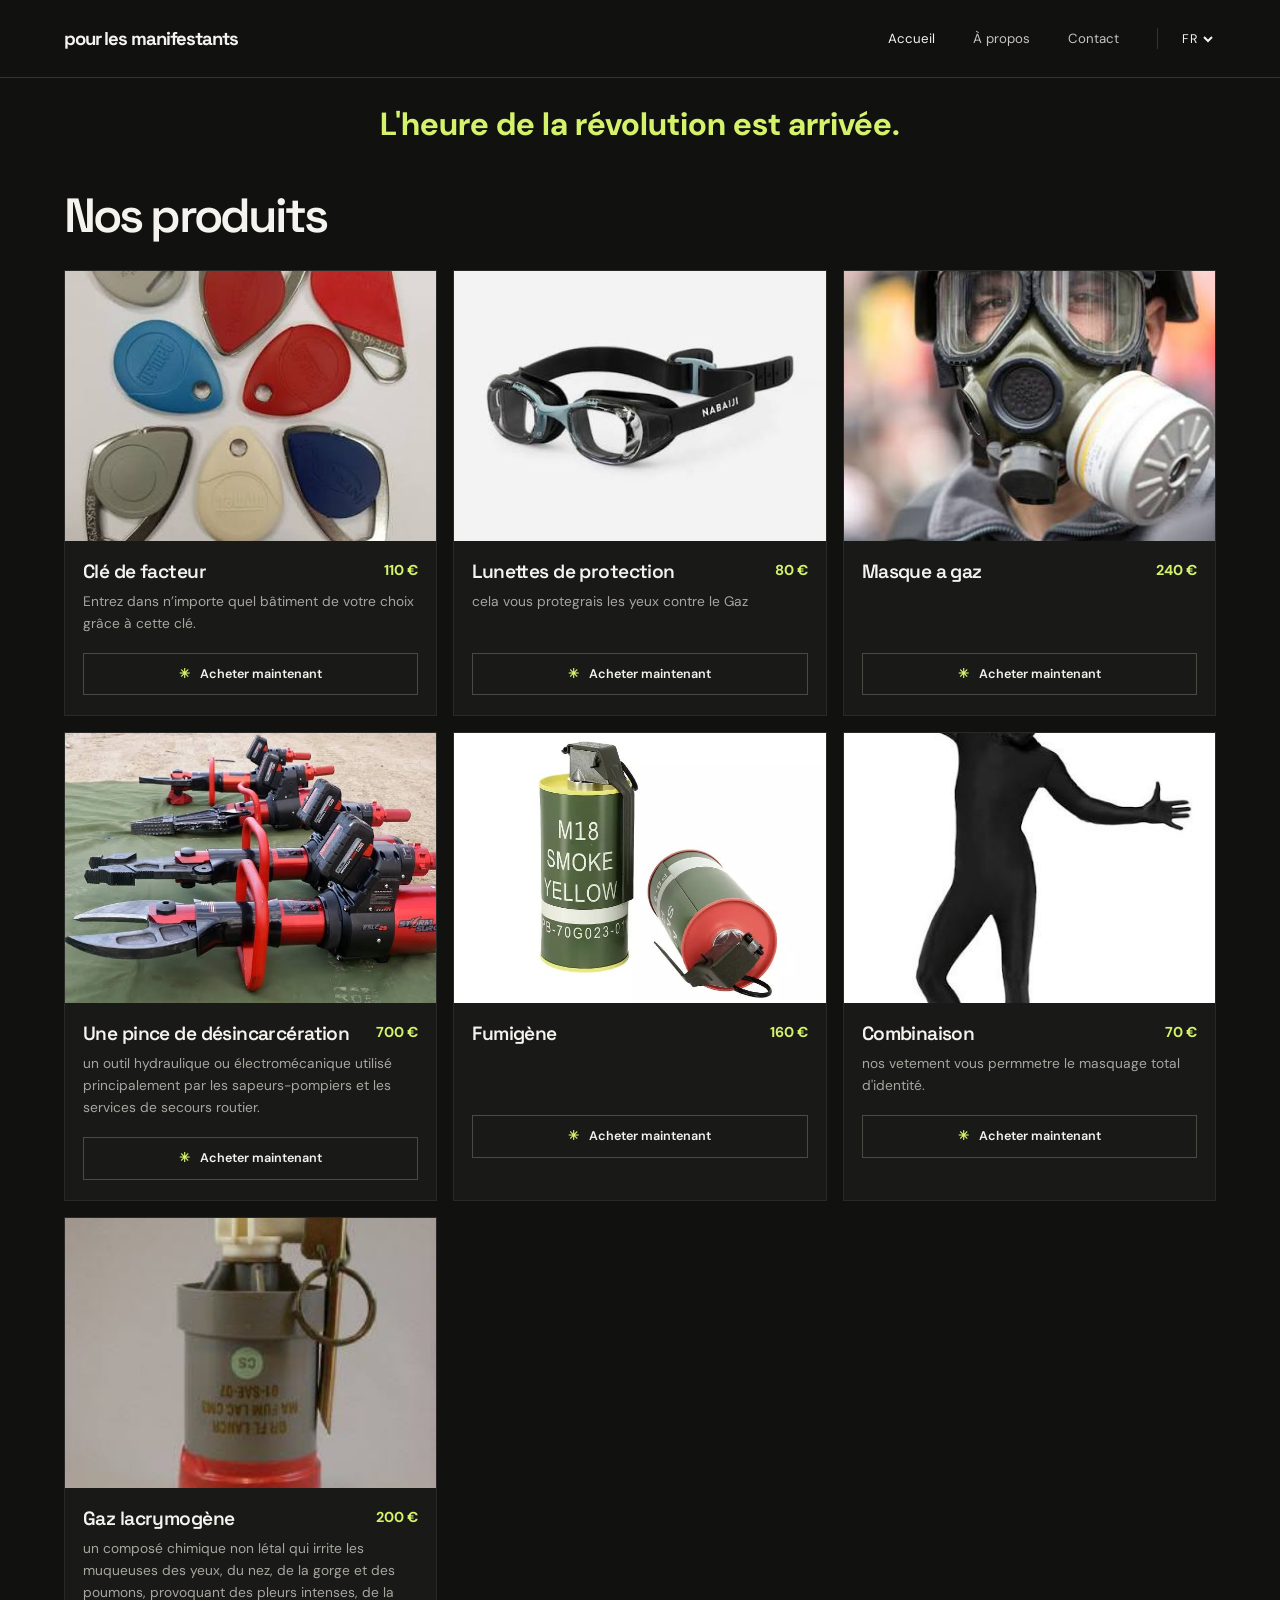
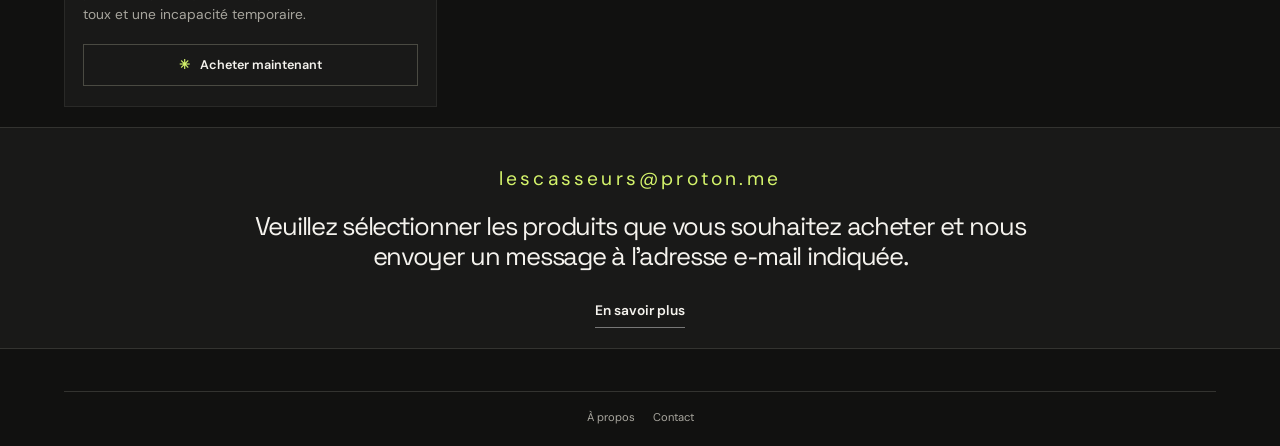
<file: index.html>
<!doctype html>
<html lang="fr">

<head>
  <meta charset="utf-8">
  <meta name="viewport" content="width=device-width, initial-scale=1">
  <meta name="theme-color" content="#111110">
  <meta name="description" content="Les Gauchistes — une collection de matériel de protestation.">
  <link rel="stylesheet" href="styles.css">
  <link rel="preconnect" href="dev_images/">
  <link rel="preload" as="image" href="dev_images/access_key.jpg">
  <link rel="preload" as="image" href="dev_images/glasses.jpg">
  <link rel="preload" as="image" href="dev_images/mask.jpg">
  <link rel="preload" as="image" href="dev_images/rescue_spears.jpg">
  <link rel=" preload" as="image" href="dev_images/smoke_gr.jpg">
  <link rel="preload" as="image" href="dev_images/suit.jpg">
  <link rel="preload" as="image" href="dev_images/tear_gas.jpg">
  <script src="app.js" defer></script>
  <title>Les Casseurs — Accueil</title>
</head>

<body data-page="home">
  <header class="site-header"><a class="brand" data-i18n="siteName" href="index.html">pour les manifestants</a>
    <nav class="nav" aria-label="Navigation principale"><a class="active" href="index.html"
        data-i18n="navHome">Accueil</a><a href="about.html" data-i18n="navAbout">À propos</a><a href="contact.html"
        data-i18n="navContact">Contact</a><label class="language"><span class="sr-only"
          data-i18n="languageLabel">Langue</span><select id="language-select" aria-label="Language">
          <option value="fr">FR</option>
          <option value="en">EN</option>
          <option value="pl">PL</option>
          <option value="es">ES</option>
          <option value="pt">PT</option>
        </select></label></nav>
  </header>
  <main>
    <div class="headingContainer">
      <h1 data-i18n="siteTagLine">L'heure de la révolution est arrivée</h1>
    </div>
    <section class="section-wrap" id="collection">
      <div class="section-heading">
        <div>
          <h2 data-i18n="collectionTitle">La collection</h2>
        </div>
      </div>
      <div class="product-grid" id="product-grid"></div>
    </section>
    <section class="manifesto">
      <p><a id="contactEmail" href="mailto:lescasseurs@proton.me">lescasseurs@proton.me</a></p>
      <p data-i18n="footerCopy"></p><a href="about.html" class="text-link" data-i18n="learnMore">En savoir plus
        <span>↗</span></a>
    </section>
  </main>
  <footer class="site-footer">

    <div class="footer-bottom">
      <div><a href="about.html" data-i18n="navAbout">À propos</a><a href="contact.html"
          data-i18n="navContact">Contact</a></div>
    </div>
  </footer>
</body>

</html>
</file>
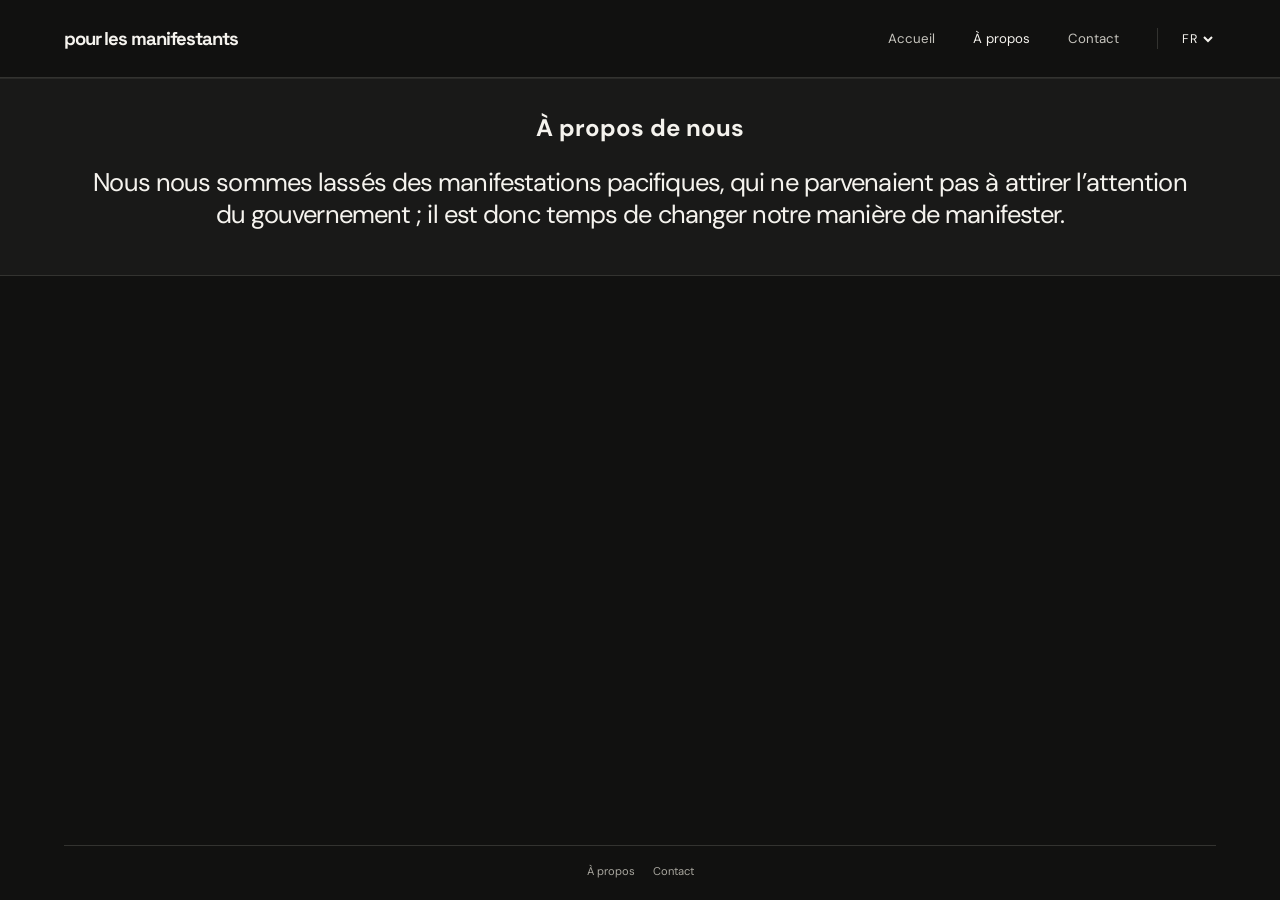
<file: about.html>
<!doctype html>
<html lang="fr">

<head>
    <meta charset="utf-8">
    <meta name="viewport" content="width=device-width, initial-scale=1">
    <meta name="theme-color" content="#111110">
    <link rel="stylesheet" href="styles.css">
    <script src="app.js" defer></script>
    <title>Les Casseurs - À propos</title>
</head>

<body data-page="about">
    <header class="site-header"><a class="brand" data-i18n="siteName" href="index.html">pour les manifestants</a>
        <nav class="nav" aria-label="Navigation principale"><a href="index.html" data-i18n="navHome">Accueil</a><a
                class="active" href="about.html" data-i18n="navAbout">À propos</a><a href="contact.html"
                data-i18n="navContact">Contact</a><label class="language"><span class="sr-only"
                    data-i18n="languageLabel">Langue</span><select id="language-select" aria-label="Language">
                    <option value="fr">FR</option>
                    <option value="en">EN</option>
                    <option value="pl">PL</option>
                    <option value="es">ES</option>
                    <option value="pt">PT</option>
                </select></label></nav>
    </header>
    <main class="about-screen">
        <section class="about-feature" aria-labelledby="aboutHeading">
            <h1 data-i18n="aboutTitle" id="aboutHeading">À propos de nous</h1>

            <p class="about-message" data-i18n="aboutBody">Nous nous sommes lassés des manifestations pacifiques, qui ne
                parvenaient pas à attirer l’attention du gouvernement ; il est donc temps de changer notre manière de
                manifester.</p>
        </section>
    </main>
    <footer class="site-footer" id="aboutFooter">
        <div class="footer-bottom">
            <div><a href="about.html" data-i18n="navAbout">À propos</a><a href="contact.html"
                    data-i18n="navContact">Contact</a></div>
        </div>
    </footer>
</body>

</html>
</file>
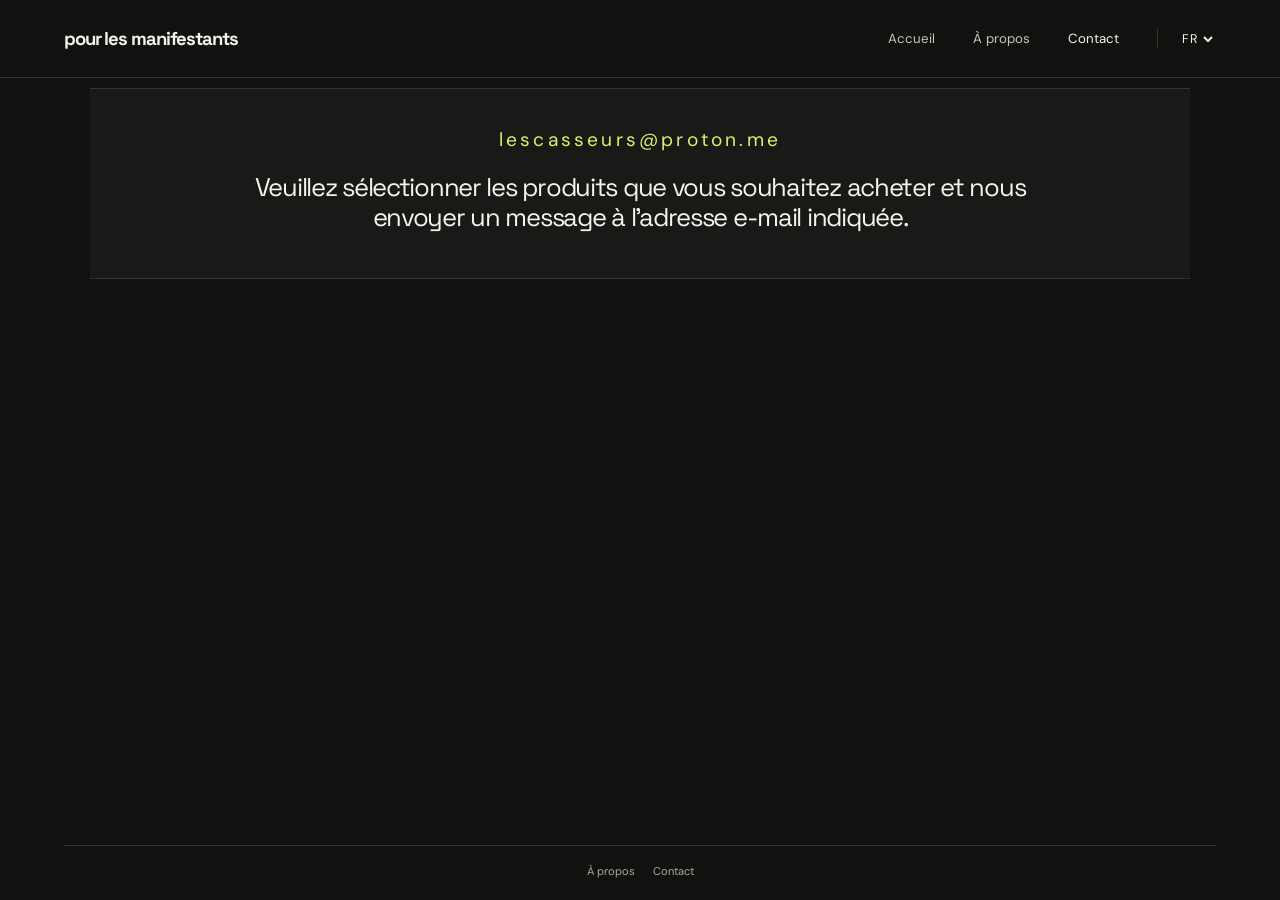
<file: contact.html>
<!doctype html>
<html lang="fr">

<head>
    <meta charset="utf-8">
    <meta name="viewport" content="width=device-width, initial-scale=1">
    <meta name="theme-color" content="#111110">
    <link rel="stylesheet" href="styles.css">
    <script src="app.js" defer></script>
    <title>Les Casseurs — Contact</title>
</head>

<body data-page="contact">
    <header class="site-header"><a class="brand" data-i18n="siteName" href="index.html">pour les manifestants</a>
        <nav class="nav" aria-label="Navigation principale"><a href="index.html" data-i18n="navHome">Accueil</a><a
                href="about.html" data-i18n="navAbout">À propos</a><a class="active" href="contact.html"
                data-i18n="navContact">Contact</a><label class="language"><span class="sr-only"
                    data-i18n="languageLabel">Langue</span><select id="language-select" aria-label="Language">
                    <option value="fr">FR</option>
                    <option value="en">EN</option>
                    <option value="pl">PL</option>
                    <option value="es">ES</option>
                    <option value="pt">PT</option>
                </select></label></nav>
    </header>
    <main class="inner-page contact-page">
        <section class="manifesto">
            <p><a id="contactEmail" href="mailto:lescasseurs@proton.me">lescasseurs@proton.me</a></p>
            <p data-i18n="footerCopy"></p>
        </section>

    </main>
    <footer class="site-footer" id="contactFooter">
        <div class="footer-bottom">
            <div><a href="about.html" data-i18n="navAbout">À propos</a><a href="contact.html"
                    data-i18n="navContact">Contact</a></div>
        </div>
    </footer>
</body>

</html>
</file>
<file: styles.css>
@import url('https://fonts.googleapis.com/css2?family=DM+Sans:wght@400;500;600;700&family=Space+Grotesk:wght@400;500;600;700&display=swap');

:root {
    color-scheme: dark;
    --bg: #111110;
    --panel: #191918;
    --line: #333330;
    --text: #f5f3ee;
    --muted: #a8a69e;
    --acid: #d4f36b;
    --display: 'Space Grotesk', sans-serif;
    --body: 'DM Sans', sans-serif
}

* {
    box-sizing: border-box
}

html {
    scroll-behavior: smooth
}

body {
    margin: 0;
    background: var(--bg);
    color: var(--text);
    font-family: var(--body);
    line-height: 1.6
}

a {
    color: inherit;
    text-decoration: none
}

button,
input,
textarea,
select {
    font: inherit
}

.site-header {
    height: 78px;
    padding: 0 clamp(20px, 5vw, 76px);
    display: flex;
    align-items: center;
    justify-content: space-between;
    border-bottom: 1px solid var(--line);
    position: relative;
    z-index: 2;
    background: #111110
}

.brand {
    font: 700 1.16rem var(--display);
    letter-spacing: -.06em;
    white-space: nowrap
}
.nav {
    display: flex;
    align-items: center;
    gap: clamp(16px, 3vw, 38px);
    font-size: .83rem
}

.nav>a {
    color: #c7c5be;
    transition: color .2s
}

.nav>a:hover,
.nav>a.active {
    color: var(--text)
}

.language {
    border-left: 1px solid var(--line);
    padding-left: 20px
}

.language select {
    background: transparent;
    border: 0;
    color: var(--text);
    font-size: .78rem;
    letter-spacing: .07em;
    cursor: pointer
}

.language option {
    background: #191918
}

.headingContainer {
    width: 100%;
    position: relative;
    text-align: center;
    color: var(--acid);
}
.text-link {
    font-size: .86rem;
    font-weight: 600;
    display: inline-flex;
    align-items: center;
    gap: 12px;
    border-bottom: 1px solid #777;
    padding: 0 0 6px;
    transition: color .2s, border .2s
}

.text-link:hover {
    color: var(--acid);
    border-color: var(--acid)
}

.text-link span {
    color: var(--acid)
}
.section-wrap {
    margin: auto;
    padding: 20px clamp(20px, 5vw, 76px)
}

.section-heading {
    display: flex;
    justify-content: space-between;
    align-items: end;
    margin-bottom: 30px
}

.section-heading h2 {
    font: 600 clamp(2rem, 4vw, 3rem)/1 var(--display);
    letter-spacing: -.06em;
    margin: 0
}
.product-grid {
    display: grid;
    grid-template-columns: repeat(3, minmax(0, 1fr));
    gap: 16px
}

.product-card {
    background: var(--panel);
    border: 1px solid #292927;
    overflow: hidden;
    transition: transform .25s, border-color .25s
}

.product-card:hover {
    transform: translateY(-4px);
    border-color: #606054
}

.product-image {
    height: 270px;
    background: #22221f;
    position: relative;
    overflow: hidden
}

.product-image img {
    width: 100%;
    height: 100%;
    object-fit: cover;
    display: block;
    transition: transform .5s
}

.product-card:hover img {
    transform: scale(1.035)
}
.product-info {
    padding: 18px 18px 20px
}

.product-top {
    display: flex;
    justify-content: space-between;
    align-items: start;
    gap: 12px
}

.product-info h3 {
    font: 600 1.2rem var(--display);
    margin: 0 0 6px;
    letter-spacing: -.03em
}

.product-info p {
    font-size: .86rem;
    color: var(--muted);
    margin: 0 0 19px;
    min-height: 44px
}

.price {
    color: var(--acid);
    font-size: .9rem;
    font-weight: 700;
    white-space: nowrap
}

.buy-button {
    display: inline-flex;
    justify-content: center;
    align-items: center;
    gap: 10px;
    border: 1px solid #4a4a42;
    background: transparent;
    color: var(--text);
    padding: 10px 14px;
    font-size: .79rem;
    font-weight: 600;
    cursor: pointer;
    transition: background .2s, color .2s, border .2s
}

.buy-button {
    width: 100%
}

.buy-button:hover {
    background: var(--acid);
    border-color: var(--acid);
    color: #171812
}

.buy-button span {
    color: var(--acid)
}

.buy-button:hover span {
    color: #171812
}

.manifesto {
    border-top: 1px solid var(--line);
    border-bottom: 1px solid var(--line);
    padding: 20px 20px;
    text-align: center;
    background: var(--panel)
}

.manifesto>p:nth-child(2) {
    font: clamp(1.1rem, 2vw, 3.6rem)/1.2 var(--display);
    letter-spacing: -.05em;
    max-width: 850px;
    margin: 0 auto 25px
}

#contactEmail {
    letter-spacing: 0.2rem;
    font-size: 1.2rem;
    color: var(--acid);
}

.site-footer {
    padding: 42px clamp(20px, 5vw, 76px) 19px
}

#contactFooter {
    position: fixed;
    left: 0;
    right: 0;
    bottom: 0;
}

#aboutFooter {
    position: fixed;
    left: 0;
    right: 0;
    bottom: 0;
}
.footer-bottom {
    max-width: 1300px;
    margin: auto;
    border-top: 1px solid var(--line);
    padding-top: 17px;
    display: flex;
    justify-content: center;
    align-items: center;
    gap: 18px;
    color: var(--muted);
    font-size: .7rem
}

.footer-bottom div {
    display: flex;
    gap: 18px
}

.inner-page {
    margin: auto;
    padding: 10px clamp(24px, 7vw, 96px)
}
.contact-page {
    display: grid;
    grid-template-columns: 1fr;
    gap: 10vw;
    align-items: start
}
.sr-only {
    position: absolute;
    width: 1px;
    height: 1px;
    padding: 0;
    margin: -1px;
    overflow: hidden;
    clip: rect(0, 0, 0, 0);
    white-space: nowrap;
    border: 0
}

.about-screen {
    padding: 0;
    width: 100%;
}

.about-feature {
    padding: 10px clamp(22px, 6vw, 90px) 44px;
    display: flex;
    flex-direction: column;
    align-items: center;
    justify-content: flex-start;
    text-align: center;
    background: #191918;
    border-top: 1px solid #292927;
    border-bottom: 1px solid #333330;
}
.about-message {
    max-width: 1340px;
    margin: 0 auto;
    color: var(--text);
    font: 400 clamp(1.25rem, 2vw, 2.25rem)/1.24 var(--body);
    letter-spacing: -.035em;
}
@media(max-width:580px) {
    .about-feature {
        min-height: 340px;
        padding: 48px 22px 38px;
    }
.about-message {
        font-size: 1.2rem;
        line-height: 1.38;
    }
}

@media(max-width:800px) {
.product-grid {
        grid-template-columns: repeat(2, minmax(0, 1fr))
    }

    .product-image {
        height: 240px
    }

    .contact-page {
        gap: 5vw
    }
}

@media(max-width:580px) {
    .site-header {
        height: auto;
        min-height: 70px;
        padding: 14px 18px;
        align-items: flex-start;
        gap: 16px
    }

    .brand {
        font-size: 1rem
    }

    .nav {
        gap: 13px;
        flex-wrap: wrap;
        justify-content: flex-end;
        font-size: .74rem
    }

    .language {
        padding-left: 10px
    }
.section-wrap {
        padding: 56px 16px
    }

    .section-heading {
        align-items: start;
        gap: 12px
    }
.product-grid {
        gap: 9px
    }

    .product-image {
        height: clamp(145px, 47vw, 220px)
    }

    .product-info {
        padding: 12px
    }

    .product-info h3 {
        font-size: 1rem
    }

    .product-info p {
        font-size: .75rem;
        min-height: 60px;
        margin-bottom: 13px
    }

    .price {
        font-size: .78rem
    }

    .product-top {
        gap: 4px
    }

    .buy-button {
        padding: 9px 6px;
        font-size: .73rem
    }

    .manifesto {
        padding: 58px 22px
    }
.footer-bottom {
        flex-wrap: wrap;
        font-size: .67rem
    }
.inner-page {
        padding: 72px 24px;
        min-height: 65vh
    }
.contact-page {
        grid-template-columns: 1fr;
        gap: 35px
    }
.nav>a {
        white-space: nowrap
    }
}
</file>
